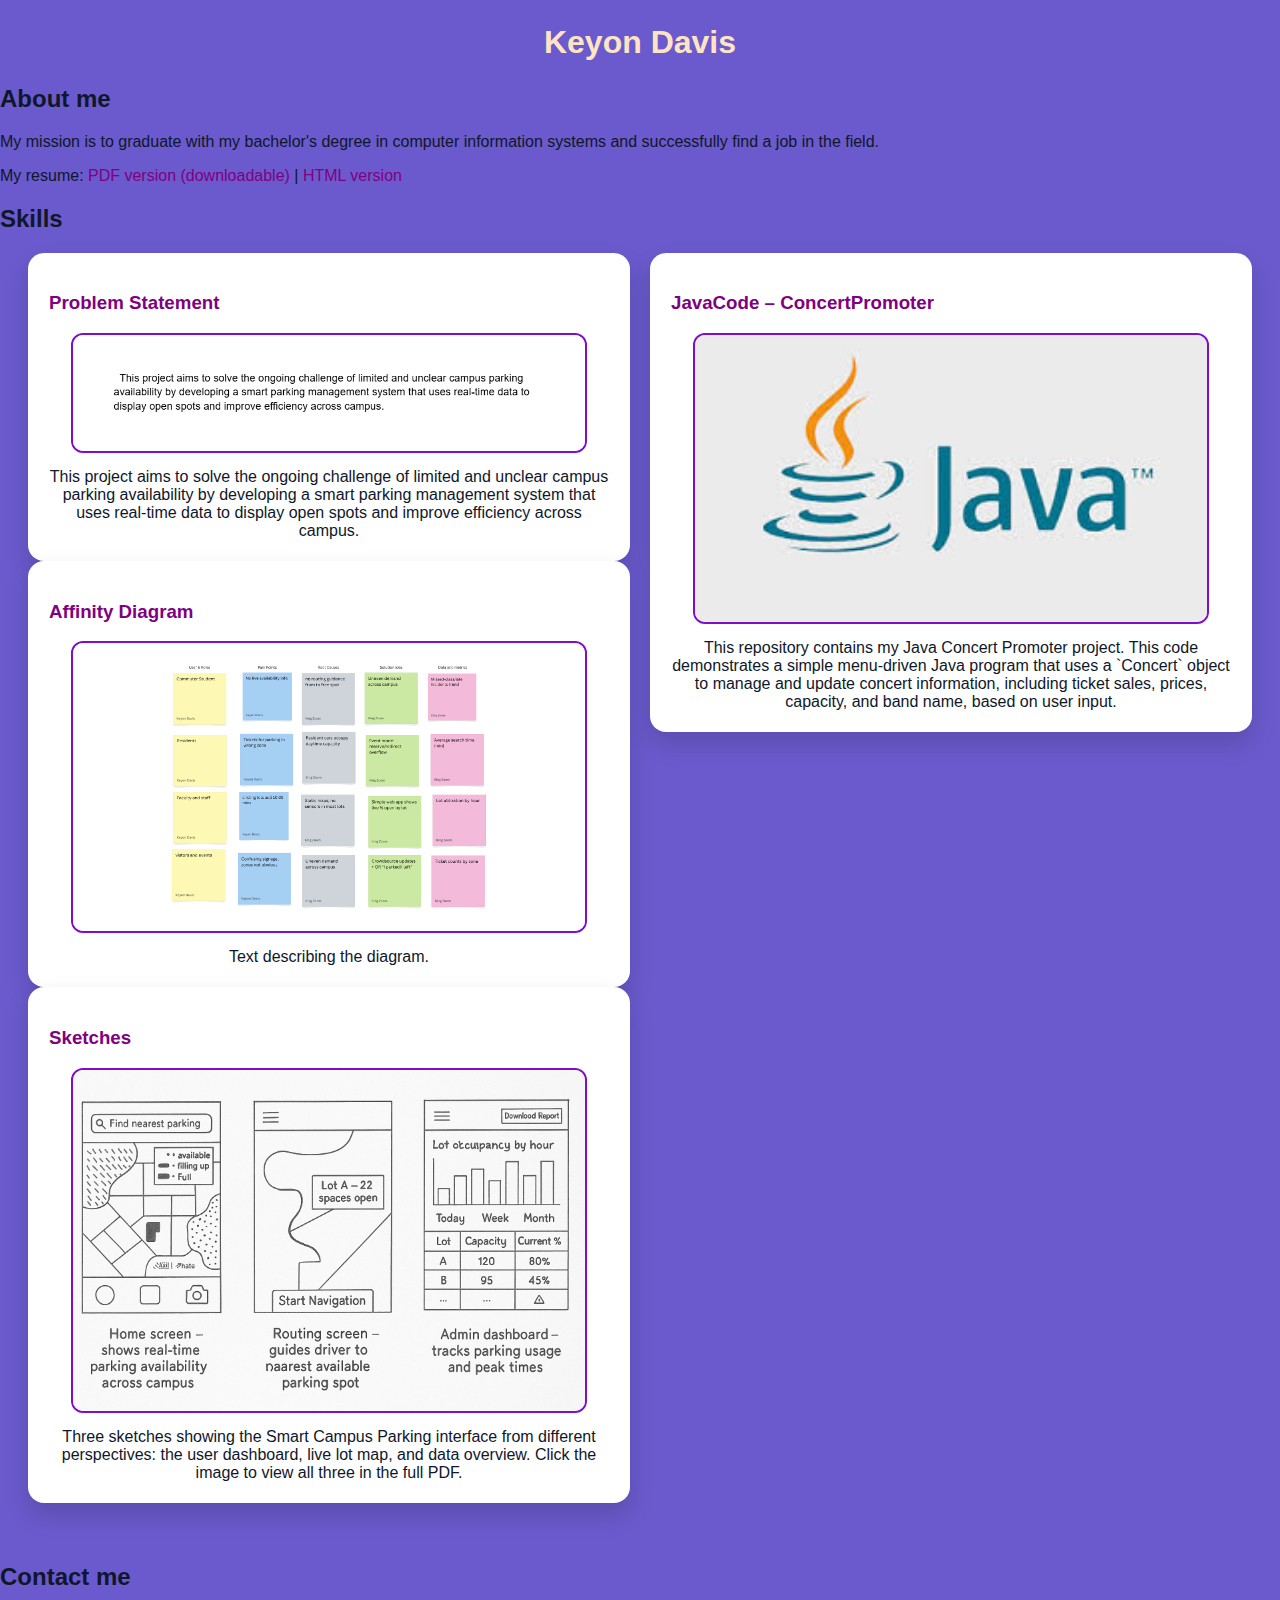
<file: index.html>
<!DOCTYPE html>
<html>
<head>
    <title>CSCE 190: Keyon Davis</title>
    <link rel="stylesheet" href="styles.css">
</head>

<body>
    <h1>Keyon Davis</h1>

    <div class="about">
        <h2>About me</h2>
        <p>My mission is to graduate with my bachelor's degree in computer information systems and successfully find a job in the field.</p>
    </div>
    <span>
    My resume:
    <a href="files/resume.pdf">PDF version (downloadable)</a>
    | <a href="resume.html">HTML version</a>
</span>


    <div class="skills">
        <h2>Skills</h2>
    </div>

    <div class="projects">

        <div class="top-row">

            <section class="project card">
                <a href="files/statement.pdf">
                    <h3>Problem Statement</h3>
                </a>
                <a href="files/statement.pdf">
                    <img src="images/problem.png" class="card-image">
                </a>
                <p>
                    This project aims to solve the ongoing challenge of limited and unclear 
                    campus parking availability by developing a smart parking management system 
                    that uses real-time data to display open spots and improve efficiency across campus.
                </p>
            </section>

            <section class="project card">
                <a href="files/Affinity_DOC.pdf">
                    <h3>Affinity Diagram</h3>
                </a>
                <a href="files/Affinity_DOC.pdf">
                    <img src="images/Affinity_IMG.png" class="card-image">
                </a>
                <p>Text describing the diagram.</p>
            </section>

            <section class="project card">
                <a href="files/Sketches_DOC.pdf" target="_blank">
                    <h3>Sketches</h3>
                </a>
                <a href="files/Sketches_DOC.pdf" target="_blank">
                    <img src="images/Sketches_IMG.png" class="card-image" alt="Smart Campus Parking sketches">
                </a>
                <p>
                    Three sketches showing the Smart Campus Parking interface from different
                    perspectives: the user dashboard, live lot map, and data overview.
                    Click the image to view all three in the full PDF.
                </p>
            </section>

        </div>

        <div class="bottom-row">

    
            <section class="project card">
                <a href="https://github.com/keyondavisedu-CSI/JavaCode" target="_blank">
                    <h3>JavaCode – ConcertPromoter</h3>
                </a>

               
                <a href="https://github.com/keyondavisedu-CSI/JavaCode" target="_blank">
                    <img src="images/JavaLogo.jpg" class="card-image large" alt="Java project thumbnail">
                </a>

                <p>
                    This repository contains my Java Concert Promoter project.
                    This code demonstrates a simple menu-driven Java program that uses a 
                    `Concert` object to manage and update concert information, including ticket sales,
                     prices, capacity, and band name, based on user input.

                </p>
            </section>

        </div>

    </div>

  
    <div class="contact">
        <h2>Contact me</h2>
    </div>

</body>
</html>
</file>
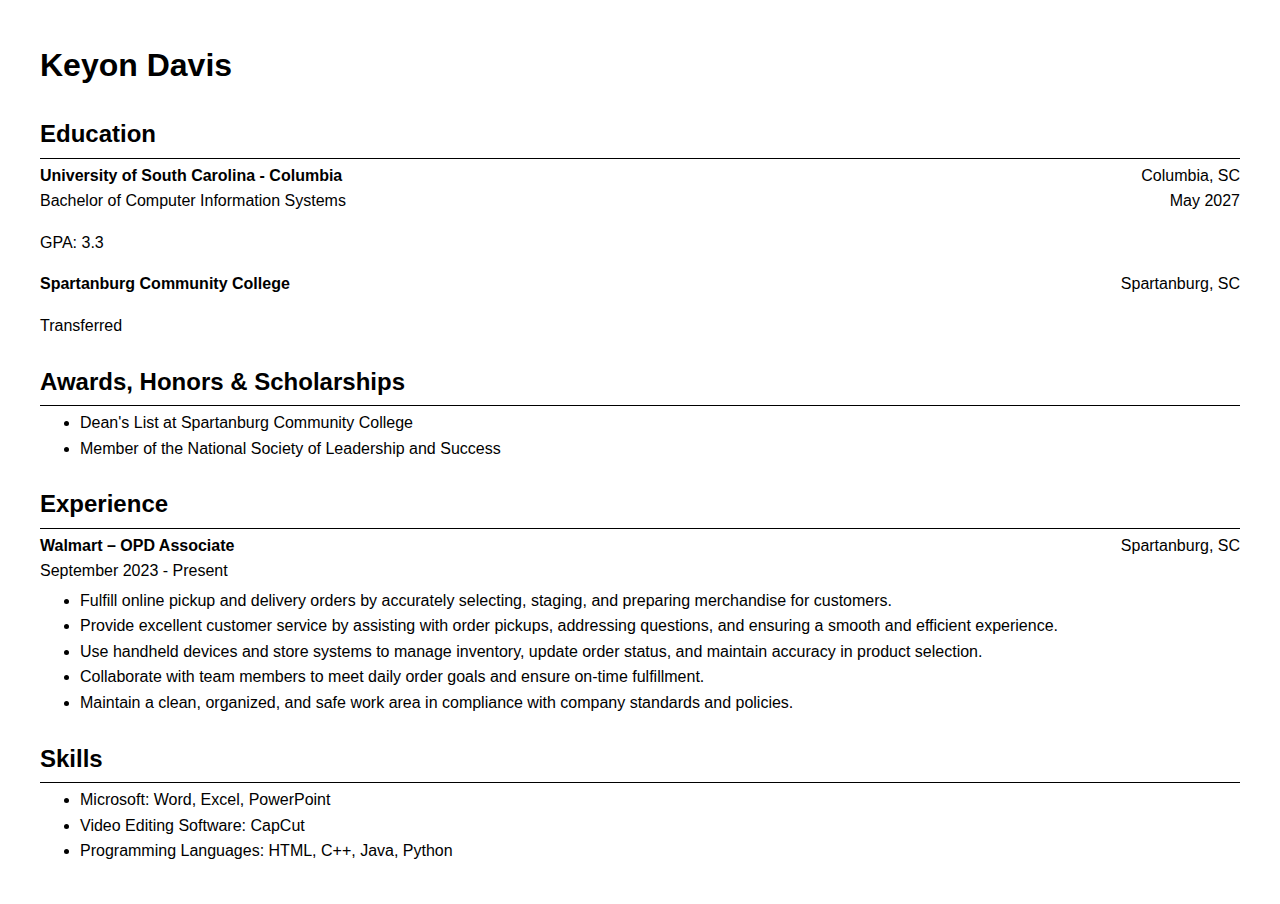
<file: resume.html>
<!DOCTYPE html>
<html lang="en">
<head>
    <meta charset="UTF-8">
    <title>Resume - Keyon Davis</title>
    <meta name="viewport" content="width=device-width, initial-scale=1.0">
    <style>
        body{
            font-family: Arial, Helvetica, sans-serif;
            margin: 40px;
            line-height: 1.6;
        }
        h1, h2{
            margin-bottom: 4px;
        }
        h2{
            margin-top: 24px;
            border-bottom: 1px solid #000;
            padding-bottom: 4px;
        }
        .section{
            margin-bottom: 16px;
        }
        .subheading{
            font-weight: bold;
        }
        .right{
            float: right;
        }
        .clearfix::after{
            content: "";
            display: block;
            clear: both;
        }
        ul{
            margin-top: 4px;
        }
    </style>
</head>
<body>

    
    <h1>Keyon Davis</h1>
    <div class="section">
        <!-- this HTML content was created by ChatGPT -->
        <h2>Education</h2>

        <div class="clearfix">
            <span class="subheading">University of South Carolina - Columbia</span>
            <span class="right">Columbia, SC</span>
        </div>
        <div class="clearfix">
            <span>Bachelor of Computer Information Systems</span>
            <span class="right">May 2027</span>
        </div>
        <p>GPA: 3.3</p>

        <div class="clearfix">
            <span class="subheading">Spartanburg Community College</span>
            <span class="right">Spartanburg, SC</span>
        </div>
        <p>Transferred</p>
    </div>

    <div class="section">
        <h2>Awards, Honors &amp; Scholarships</h2>
        <ul>
            <li>Dean's List at Spartanburg Community College</li>
            <li>Member of the National Society of Leadership and Success</li>
        </ul>
    </div>

    
    <div class="section">
        <!-- this HTML content was created by ChatGPT -->
        <h2>Experience</h2>

        <div class="clearfix">
            <span class="subheading">Walmart – OPD Associate</span>
            <span class="right">Spartanburg, SC</span>
        </div>
        <div class="clearfix">
            <span>September 2023 - Present</span>
        </div>
        <ul>
            <li>Fulfill online pickup and delivery orders by accurately selecting, staging, and preparing merchandise for customers.</li>
            <li>Provide excellent customer service by assisting with order pickups, addressing questions, and ensuring a smooth and efficient experience.</li>
            <li>Use handheld devices and store systems to manage inventory, update order status, and maintain accuracy in product selection.</li>
            <li>Collaborate with team members to meet daily order goals and ensure on-time fulfillment.</li>
            <li>Maintain a clean, organized, and safe work area in compliance with company standards and policies.</li>
        </ul>
    </div>

    <div class="section">
        <!-- this HTML content was created by ChatGPT -->
        <h2>Skills</h2>
        <ul>
            <li>Microsoft: Word, Excel, PowerPoint</li>
            <li>Video Editing Software: CapCut</li>
            <li>Programming Languages: HTML, C++, Java, Python</li>
        </ul>
    </div>
    

</body>
</html>
</file>
<file: styles.css>
/* Base */
body{
  background: slateblue;
  font-family: Arial, Helvetica, sans-serif;
  margin: 0;
  color: #0f172a;
}

h1{
  color: bisque;
  text-align: center;
  margin: 24px 0;
}

/* Project grid */
.projects{
  display: flex;
  flex-wrap: wrap;
  gap: 20px;
  justify-content: center;     /* center cards */
  padding: 0 16px 40px;
}

/* Project card */
.project{
  flex: 1 1 320px;             /* responsive width */
  max-width: 560px;            /* don’t get too wide */
  background: #ffffff;
  color: #0f172a;
  border-radius: 16px;         /* sensible corners */
  padding: 20px;
  box-shadow: 0 12px 24px rgba(0,0,0,.15);
  border: 1px solid rgba(255,255,255,.1);
}

/* Thumbnail image */
.project img{
  width: clamp(260px, 40vw, 640px);
  max-width: 100%;
  height: auto;
  display: block;
  margin: 10px auto;
  border: 2px solid rgb(126, 14, 201);
  border-radius: 12px;
}

/* Text + links */
.project p{
  text-align: center;
  margin: 15px 0 0;
}

a{
  text-decoration: none;
  color: purple;
}
</file>
